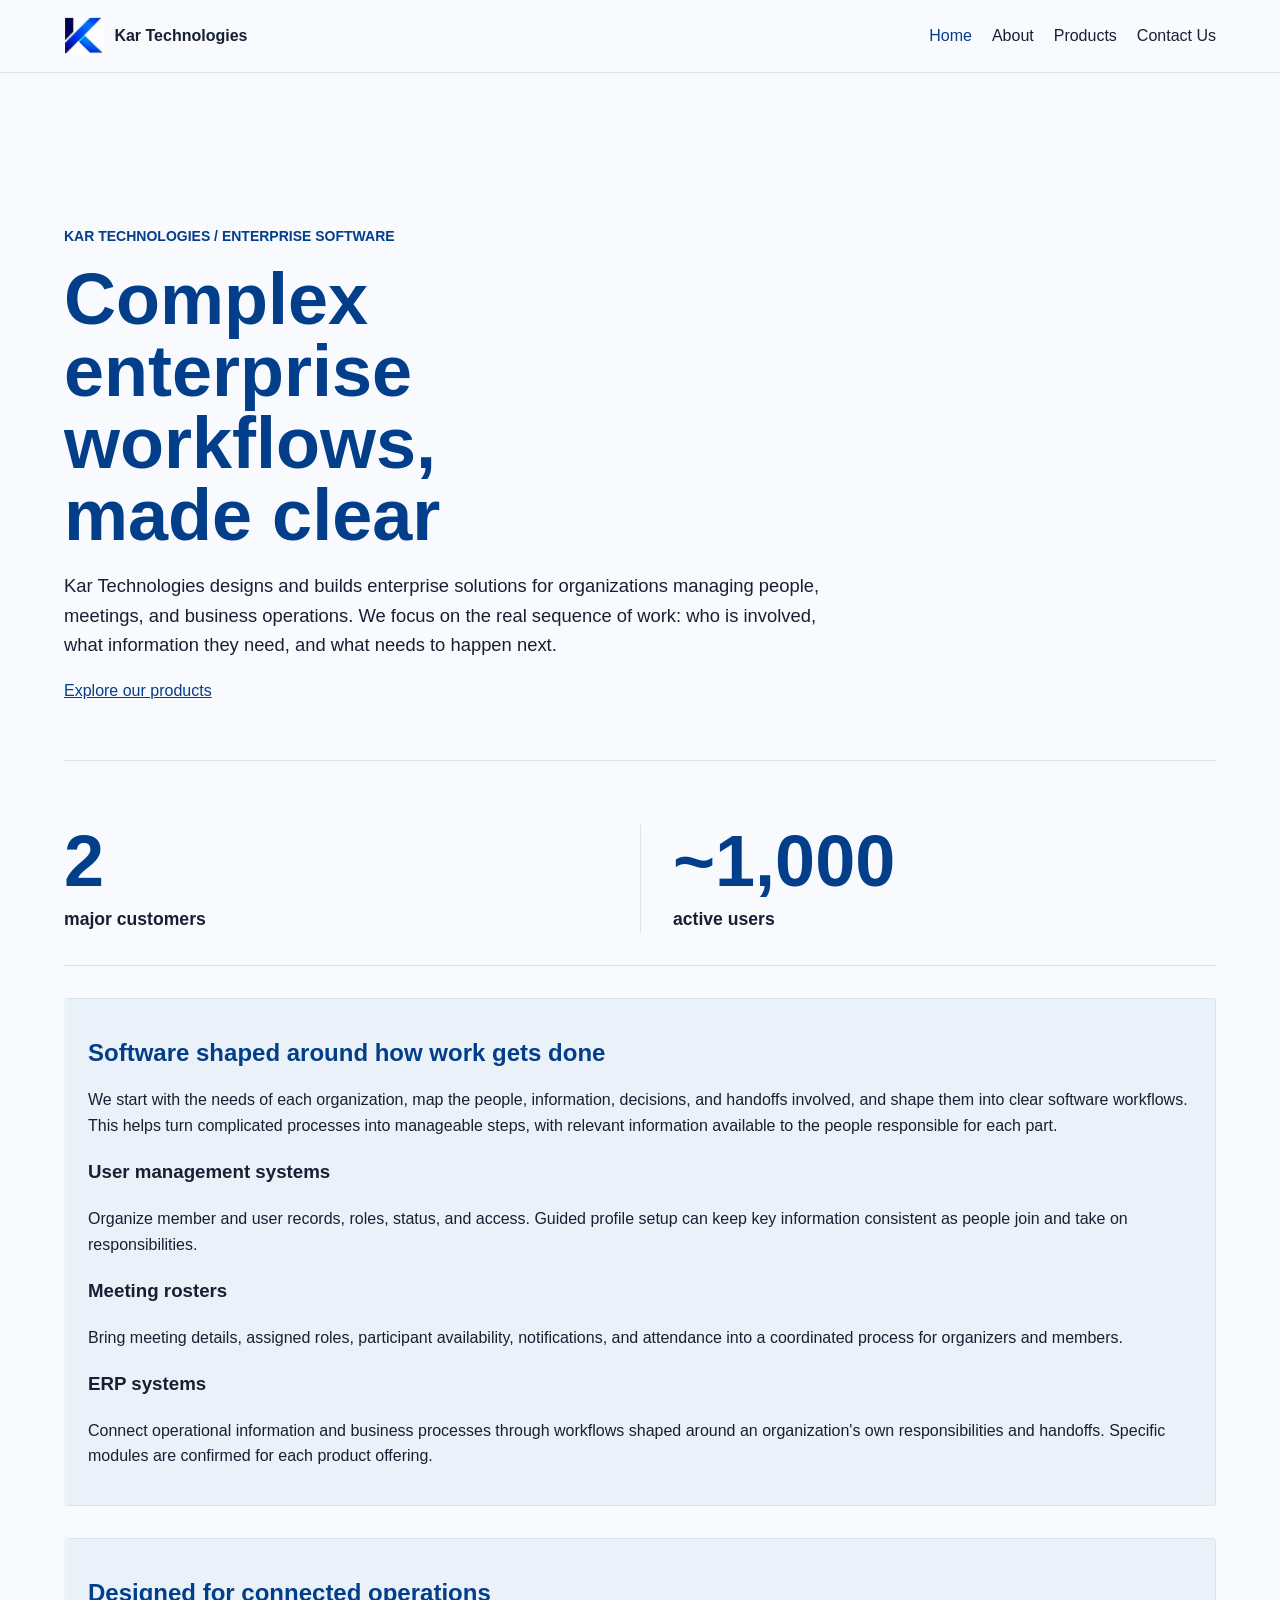
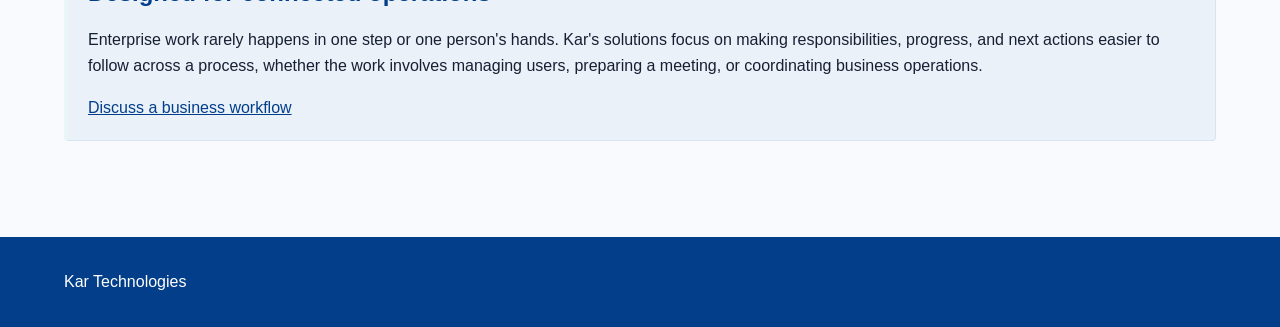
<file: index.html>
<!doctype html>
<html lang="en">
<head>
  <meta charset="utf-8">
  <meta name="viewport" content="width=device-width, initial-scale=1">
  <meta name="description" content="Enterprise user management systems and ERP products by Kar Technologies.">
  <title>Home | Kar Technologies</title>
  <link rel="stylesheet" href="assets/css/style.css">
</head>
<body>
  <header>
    <a href="index.html" aria-label="Kar Technologies home"><img src="assets/images/kar-technologies-symbol.png" alt="">Kar Technologies</a>
    <nav aria-label="Main navigation">
      <a href="index.html" aria-current="page">Home</a>
      <a href="about.html">About</a>
      <a href="products.html">Products</a>
      <a href="contact-us.html">Contact Us</a>
    </nav>
  </header>
  <main class="home-page">
    <section class="home-hero">
      <p class="home-eyebrow">Kar Technologies / Enterprise software</p>
      <h1>Complex enterprise workflows, made clear</h1>
      <p>Kar Technologies designs and builds enterprise solutions for organizations managing people, meetings, and business operations. We focus on the real sequence of work: who is involved, what information they need, and what needs to happen next.</p>
      <a href="products.html">Explore our products</a>
    </section>
    <section class="home-metrics" aria-label="Kar Technologies at a glance">
      <div class="home-metric">
        <p class="home-metric-value">2</p>
        <p class="home-metric-label">major customers</p>
      </div>
      <div class="home-metric">
        <p class="home-metric-value">~1,000</p>
        <p class="home-metric-label">active users</p>
      </div>
    </section>
    <section>
      <h2>Software shaped around how work gets done</h2>
      <p>We start with the needs of each organization, map the people, information, decisions, and handoffs involved, and shape them into clear software workflows. This helps turn complicated processes into manageable steps, with relevant information available to the people responsible for each part.</p>
      <h3>User management systems</h3>
      <p>Organize member and user records, roles, status, and access. Guided profile setup can keep key information consistent as people join and take on responsibilities.</p>
      <h3>Meeting rosters</h3>
      <p>Bring meeting details, assigned roles, participant availability, notifications, and attendance into a coordinated process for organizers and members.</p>
      <h3>ERP systems</h3>
      <p>Connect operational information and business processes through workflows shaped around an organization's own responsibilities and handoffs. Specific modules are confirmed for each product offering.</p>
    </section>
    <section>
      <h2>Designed for connected operations</h2>
      <p>Enterprise work rarely happens in one step or one person's hands. Kar's solutions focus on making responsibilities, progress, and next actions easier to follow across a process, whether the work involves managing users, preparing a meeting, or coordinating business operations.</p>
      <a href="contact-us.html">Discuss a business workflow</a>
    </section>
  </main>
  <footer><p>Kar Technologies</p></footer>
  <script src="assets/js/main.js" defer></script>
</body>
</html>
</file>
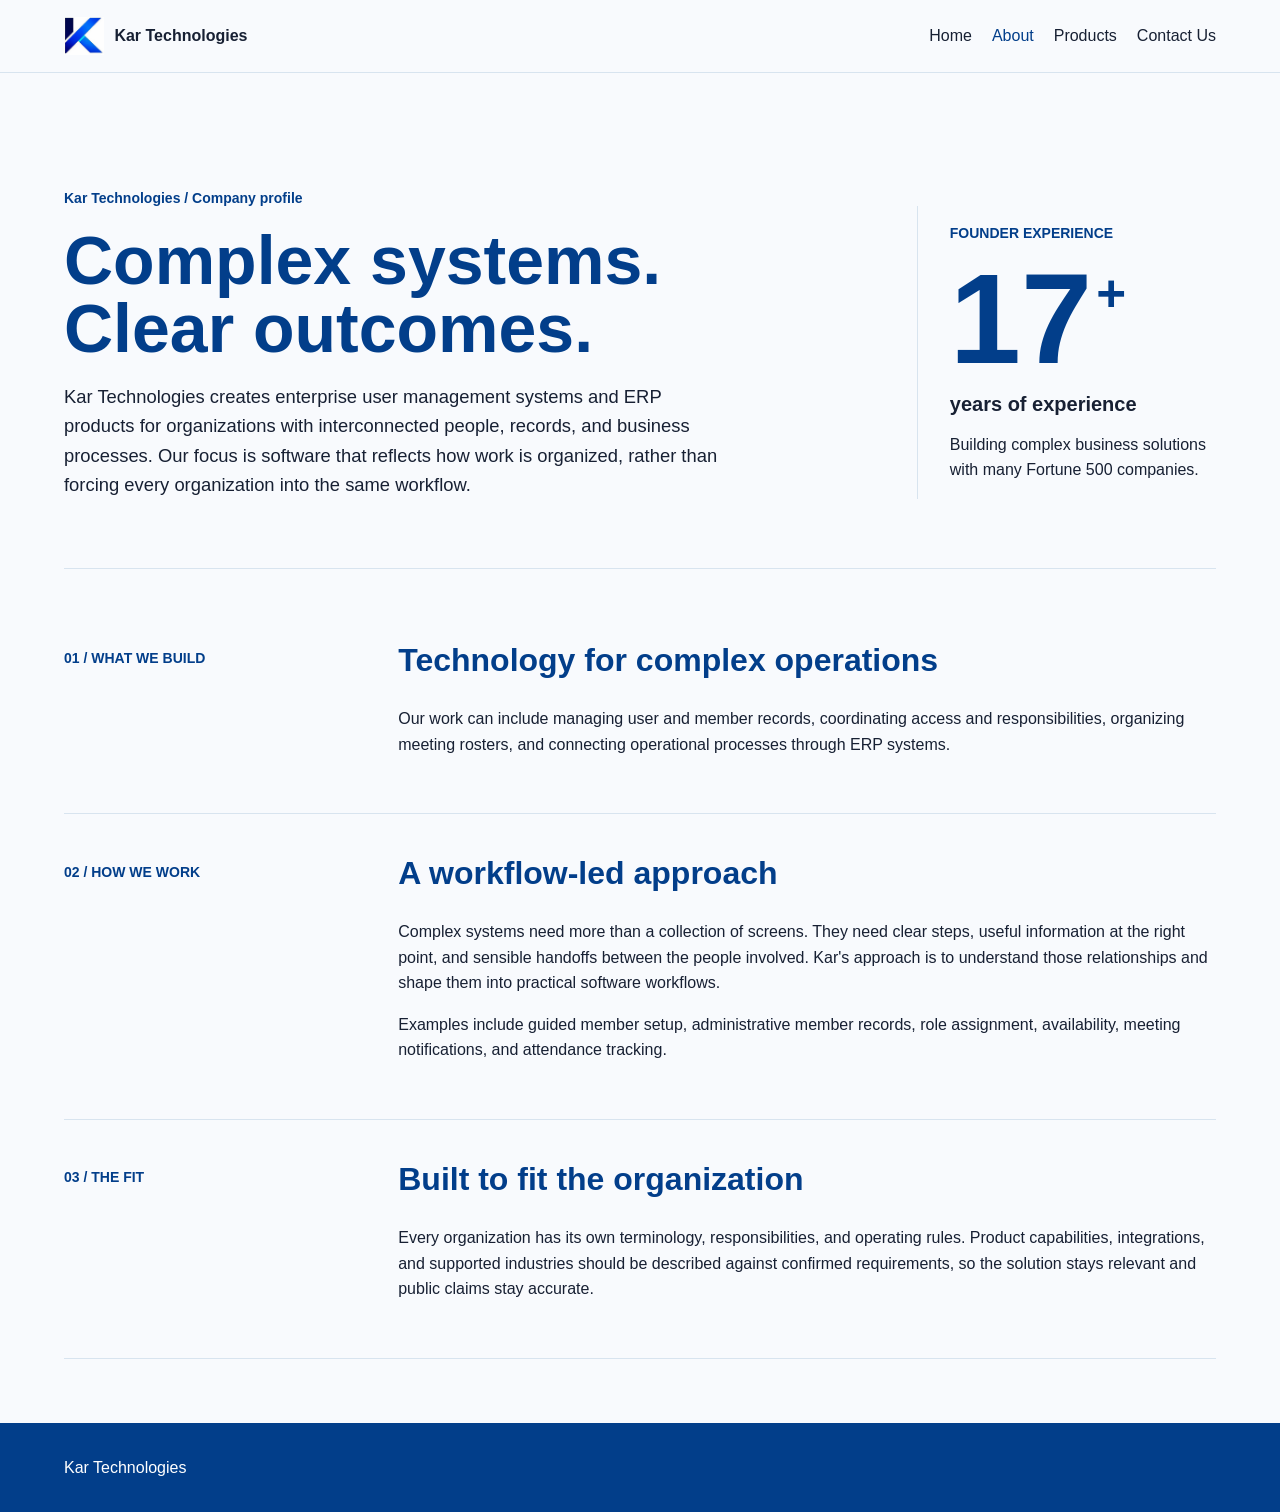
<file: about.html>
<!doctype html>
<html lang="en">
<head>
  <meta charset="utf-8">
  <meta name="viewport" content="width=device-width, initial-scale=1">
  <title>About | Kar Technologies</title>
  <link rel="stylesheet" href="assets/css/style.css">
</head>
<body>
  <header>
    <a href="index.html" aria-label="Kar Technologies home"><img src="assets/images/kar-technologies-symbol.png" alt="">Kar Technologies</a>
    <nav aria-label="Main navigation">
      <a href="index.html">Home</a>
      <a href="about.html" aria-current="page">About</a>
      <a href="products.html">Products</a>
      <a href="contact-us.html">Contact Us</a>
    </nav>
  </header>
  <main class="about-page">
    <section class="about-hero">
      <div class="about-hero-copy">
        <p class="about-eyebrow">Kar Technologies / Company profile</p>
        <h1>Complex systems. Clear outcomes.</h1>
        <p>Kar Technologies creates enterprise user management systems and ERP products for organizations with interconnected people, records, and business processes. Our focus is software that reflects how work is organized, rather than forcing every organization into the same workflow.</p>
      </div>
      <div class="about-experience-stat" aria-label="More than 17 years of experience">
        <p class="about-stat-prefix">Founder experience</p>
        <div class="about-stat-value"><span>17</span><sup>+</sup></div>
        <p class="about-stat-label">years of experience</p>
        <p class="about-stat-note">Building complex business solutions with many Fortune 500 companies.</p>
      </div>
    </section>
    <section class="about-chapter">
      <p class="about-chapter-index">01 / What we build</p>
      <div class="about-chapter-content">
        <h2>Technology for complex operations</h2>
        <p>Our work can include managing user and member records, coordinating access and responsibilities, organizing meeting rosters, and connecting operational processes through ERP systems.</p>
      </div>
    </section>
    <section class="about-chapter">
      <p class="about-chapter-index">02 / How we work</p>
      <div class="about-chapter-content">
        <h2>A workflow-led approach</h2>
        <p>Complex systems need more than a collection of screens. They need clear steps, useful information at the right point, and sensible handoffs between the people involved. Kar's approach is to understand those relationships and shape them into practical software workflows.</p>
        <p>Examples include guided member setup, administrative member records, role assignment, availability, meeting notifications, and attendance tracking.</p>
      </div>
    </section>
    <section class="about-chapter">
      <p class="about-chapter-index">03 / The fit</p>
      <div class="about-chapter-content">
        <h2>Built to fit the organization</h2>
        <p>Every organization has its own terminology, responsibilities, and operating rules. Product capabilities, integrations, and supported industries should be described against confirmed requirements, so the solution stays relevant and public claims stay accurate.</p>
      </div>
    </section>
  </main>
  <footer><p>Kar Technologies</p></footer>
  <script src="assets/js/main.js" defer></script>
</body>
</html>
</file>
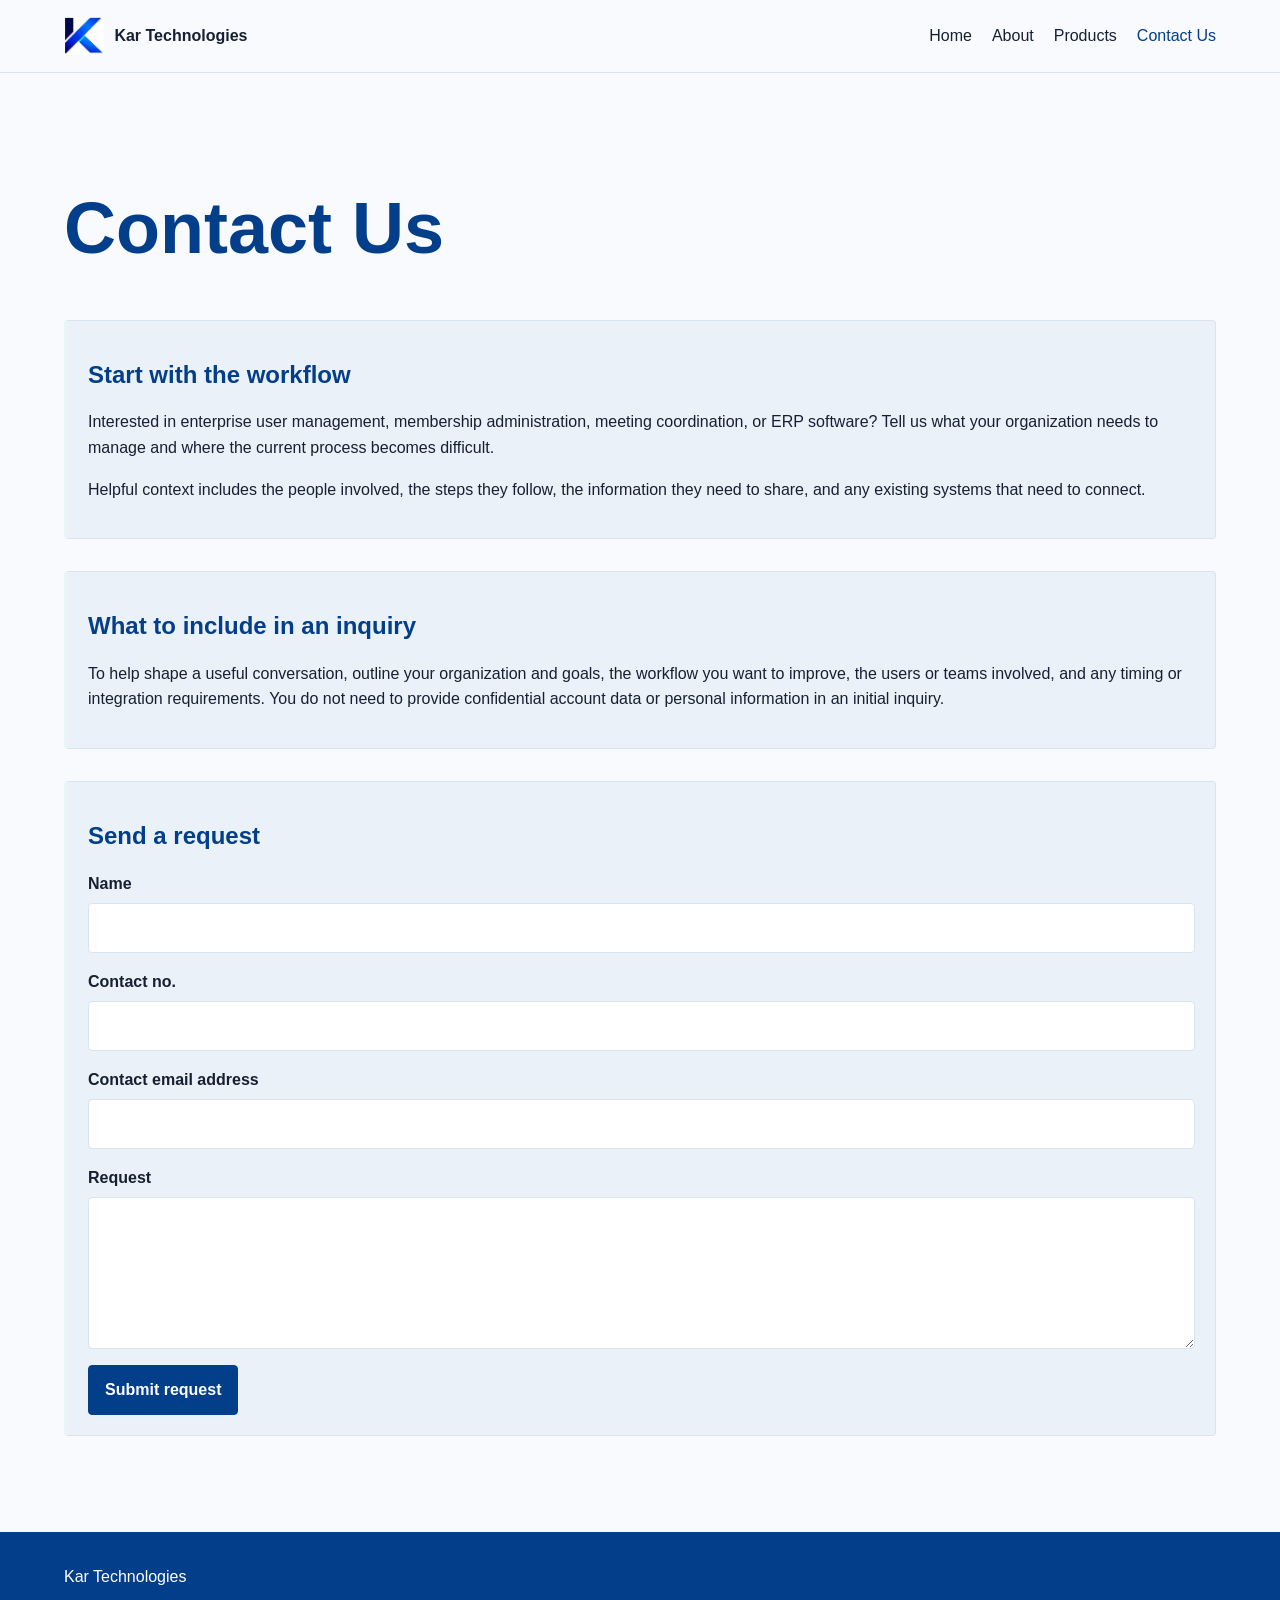
<file: contact-us.html>
<!doctype html>
<html lang="en">
<head>
  <meta charset="utf-8">
  <meta name="viewport" content="width=device-width, initial-scale=1">
  <title>Contact Us | Kar Technologies</title>
  <link rel="stylesheet" href="assets/css/style.css">
</head>
<body>
  <header>
    <a href="index.html" aria-label="Kar Technologies home"><img src="assets/images/kar-technologies-symbol.png" alt="">Kar Technologies</a>
    <nav aria-label="Main navigation">
      <a href="index.html">Home</a>
      <a href="about.html">About</a>
      <a href="products.html">Products</a>
      <a href="contact-us.html" aria-current="page">Contact Us</a>
    </nav>
  </header>
  <main>
    <h1>Contact Us</h1>
    <section>
      <h2>Start with the workflow</h2>
      <p>Interested in enterprise user management, membership administration, meeting coordination, or ERP software? Tell us what your organization needs to manage and where the current process becomes difficult.</p>
      <p>Helpful context includes the people involved, the steps they follow, the information they need to share, and any existing systems that need to connect.</p>
    </section>
    <section>
      <h2>What to include in an inquiry</h2>
      <p>To help shape a useful conversation, outline your organization and goals, the workflow you want to improve, the users or teams involved, and any timing or integration requirements. You do not need to provide confidential account data or personal information in an initial inquiry.</p>
    </section>
    <section>
      <h2>Send a request</h2>
      <form id="contact-request-form">
        <div class="form-field">
          <label for="contact-name">Name</label>
          <input id="contact-name" name="name" type="text" autocomplete="name" required>
        </div>
        <div class="form-field">
          <label for="contact-phone">Contact no.</label>
          <input id="contact-phone" name="contact-no" type="tel" autocomplete="tel" required>
        </div>
        <div class="form-field">
          <label for="contact-email">Contact email address</label>
          <input id="contact-email" name="contact-email" type="email" autocomplete="email" required>
        </div>
        <div class="form-field">
          <label for="contact-request">Request</label>
          <textarea id="contact-request" name="request" rows="5" required></textarea>
        </div>
        <input type="checkbox" name="botcheck" tabindex="-1" autocomplete="off" style="display:none">
        <p id="contact-form-notice" role="status" aria-live="polite"></p>
        <button type="submit">Submit request</button>
      </form>
    </section>
  </main>
  <footer><p>Kar Technologies</p></footer>
  <script src="assets/js/main.js" defer></script>
</body>
</html>
</file>
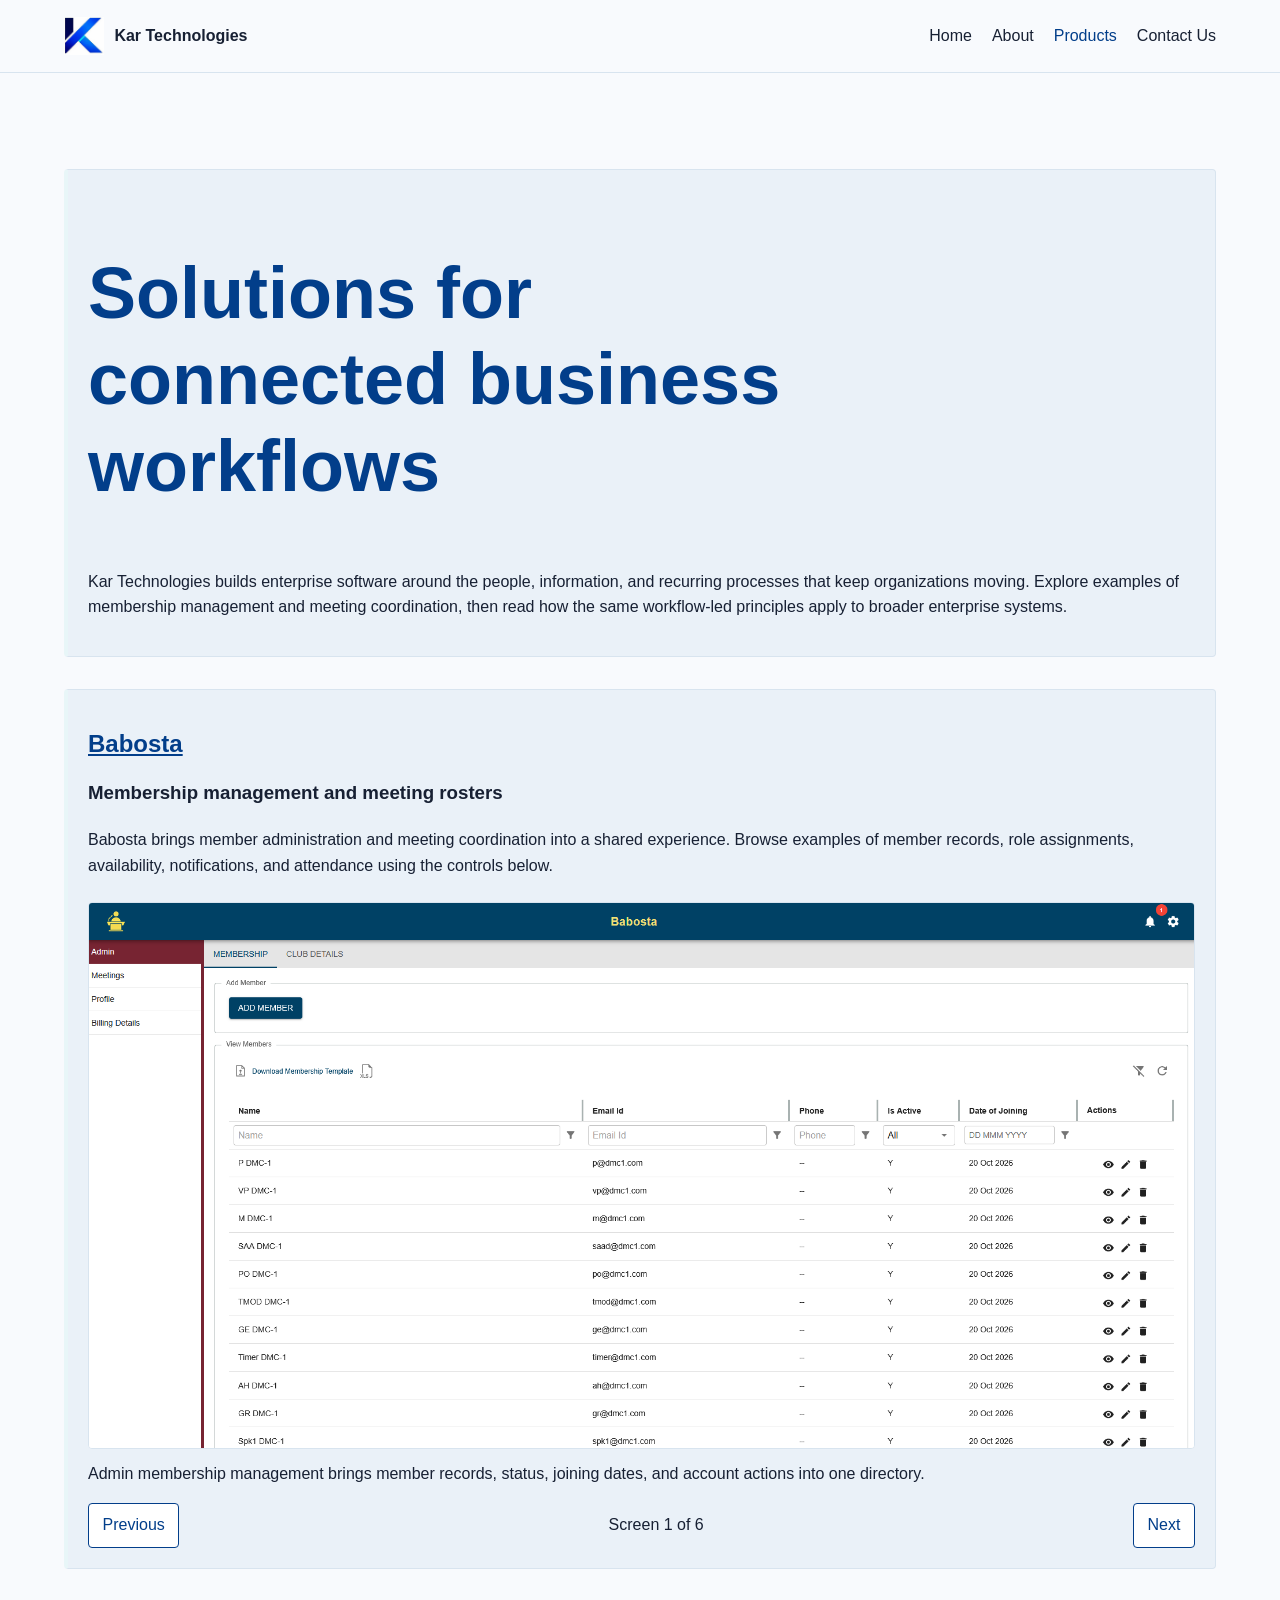
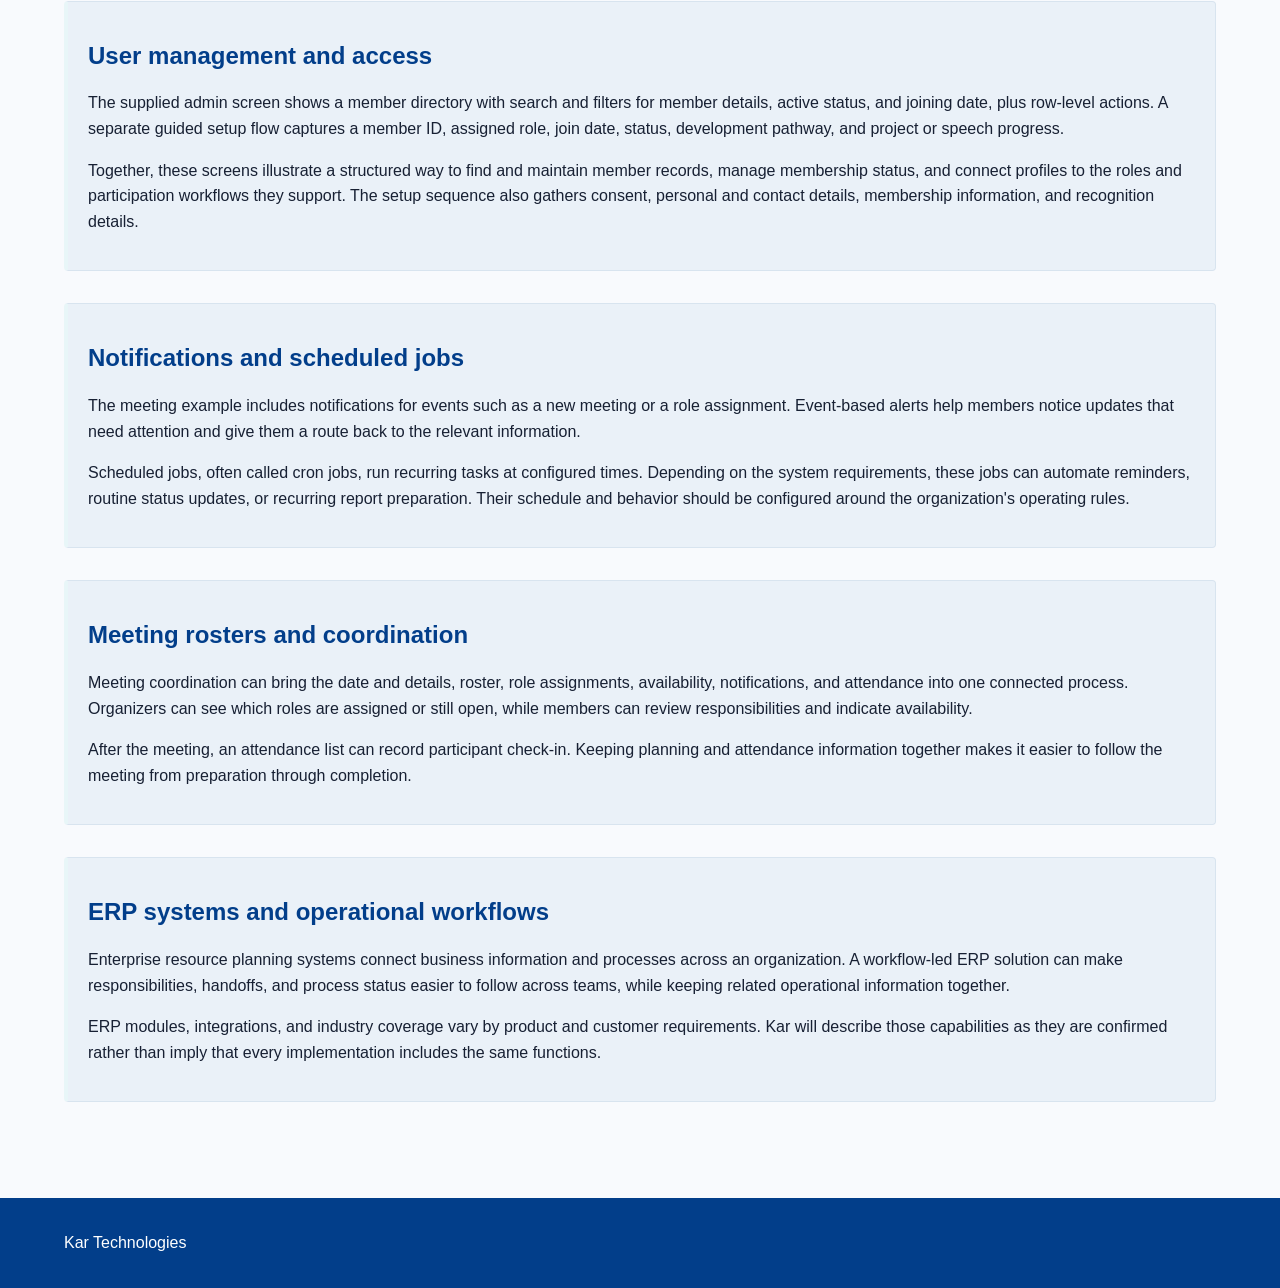
<file: products.html>
<!doctype html>
<html lang="en">
<head>
  <meta charset="utf-8">
  <meta name="viewport" content="width=device-width, initial-scale=1">
  <title>Products | Kar Technologies</title>
  <link rel="stylesheet" href="assets/css/style.css">
</head>
<body>
  <header>
    <a href="index.html" aria-label="Kar Technologies home"><img src="assets/images/kar-technologies-symbol.png" alt="">Kar Technologies</a>
    <nav aria-label="Main navigation">
      <a href="index.html">Home</a>
      <a href="about.html">About</a>
      <a href="products.html" aria-current="page">Products</a>
      <a href="contact-us.html">Contact Us</a>
    </nav>
  </header>
  <main>
    <section class="products-intro">
      <h1>Solutions for connected business workflows</h1>
      <p>Kar Technologies builds enterprise software around the people, information, and recurring processes that keep organizations moving. Explore examples of membership management and meeting coordination, then read how the same workflow-led principles apply to broader enterprise systems.</p>
    </section>
    <section aria-labelledby="showcase-title">
      <h2 id="showcase-title"><a href="https://babosta.com/" target="_blank" rel="noopener noreferrer">Babosta</a></h2>
      <h3>Membership management and meeting rosters</h3>
      <p>Babosta brings member administration and meeting coordination into a shared experience. Browse examples of member records, role assignments, availability, notifications, and attendance using the controls below.</p>
      <div class="showcase-carousel" data-carousel aria-roledescription="carousel" aria-label="Membership management and meeting roster screenshots">
        <figure class="carousel-slide">
          <img src="assets/images/admin-members-list.png" alt="Admin member directory with filters for name, email, phone, active status, and joining date, plus member actions" loading="lazy">
          <figcaption>Admin membership management brings member records, status, joining dates, and account actions into one directory.</figcaption>
        </figure>
        <figure class="carousel-slide" hidden>
          <img src="assets/images/member-profile-setup.png" alt="Membership setup form with member ID, role, join date, active status, pathway, and progress levels" loading="lazy">
          <figcaption>Membership management keeps member ID, role, status, join date, and progress details together.</figcaption>
        </figure>
        <figure class="carousel-slide" hidden>
          <img src="assets/images/meeting-notifications.png" alt="Meeting app notification panel showing a new meeting alert and a role assignment notification" loading="lazy">
          <figcaption>Meeting notifications highlight new meetings and role assignments.</figcaption>
        </figure>
        <figure class="carousel-slide" hidden>
          <img src="assets/images/meeting-roster.png" alt="Meeting setup screen with role assignments, speaker slots, date, and meeting details" loading="lazy">
          <figcaption>Meeting rosters organize assigned roles, speaker slots, and meeting details.</figcaption>
        </figure>
        <figure class="carousel-slide" hidden>
          <img src="assets/images/meeting-availability.png" alt="Meeting role availability screen with role options and assignment status" loading="lazy">
          <figcaption>Role availability helps organizers see which meeting positions still need members.</figcaption>
        </figure>
        <figure class="carousel-slide" hidden>
          <img src="assets/images/meeting-member-list.png" alt="Meeting attendance list showing three members by role identifier and check-in status">
          <figcaption>The member list shows assigned meeting participants and whether they have checked in.</figcaption>
        </figure>
        <div class="carousel-controls">
          <button type="button" data-previous aria-label="Show previous screenshot">Previous</button>
          <p data-slide-status aria-live="polite">Screen 1 of 6</p>
          <button type="button" data-next aria-label="Show next screenshot">Next</button>
        </div>
      </div>
    </section>
    <section>
      <h2>User management and access</h2>
      <p>The supplied admin screen shows a member directory with search and filters for member details, active status, and joining date, plus row-level actions. A separate guided setup flow captures a member ID, assigned role, join date, status, development pathway, and project or speech progress.</p>
      <p>Together, these screens illustrate a structured way to find and maintain member records, manage membership status, and connect profiles to the roles and participation workflows they support. The setup sequence also gathers consent, personal and contact details, membership information, and recognition details.</p>
    </section>
    <section>
      <h2>Notifications and scheduled jobs</h2>
      <p>The meeting example includes notifications for events such as a new meeting or a role assignment. Event-based alerts help members notice updates that need attention and give them a route back to the relevant information.</p>
      <p>Scheduled jobs, often called cron jobs, run recurring tasks at configured times. Depending on the system requirements, these jobs can automate reminders, routine status updates, or recurring report preparation. Their schedule and behavior should be configured around the organization's operating rules.</p>
    </section>
    <section>
      <h2>Meeting rosters and coordination</h2>
      <p>Meeting coordination can bring the date and details, roster, role assignments, availability, notifications, and attendance into one connected process. Organizers can see which roles are assigned or still open, while members can review responsibilities and indicate availability.</p>
      <p>After the meeting, an attendance list can record participant check-in. Keeping planning and attendance information together makes it easier to follow the meeting from preparation through completion.</p>
    </section>
    <section>
      <h2>ERP systems and operational workflows</h2>
      <p>Enterprise resource planning systems connect business information and processes across an organization. A workflow-led ERP solution can make responsibilities, handoffs, and process status easier to follow across teams, while keeping related operational information together.</p>
      <p>ERP modules, integrations, and industry coverage vary by product and customer requirements. Kar will describe those capabilities as they are confirmed rather than imply that every implementation includes the same functions.</p>
    </section>
  </main>
  <footer><p>Kar Technologies</p></footer>
  <script src="assets/js/main.js" defer></script>
</body>
</html>
</file>
<file: assets/css/style.css>
:root {
  color-scheme: light;
  --navy: #023e8a;
  --royal-blue: #023e8a;
  --ink: #172033;
  --paper: #f8fafd;
  --soft-blue: #eaf1f8;
  --soft-cyan: #e8f6f8;
  --line: #d8e4ef;
}

* {
  box-sizing: border-box;
}

body {
  display: flex;
  min-height: 100vh;
  flex-direction: column;
  margin: 0;
  color: var(--ink);
  background: var(--paper);
  font-family: Arial, sans-serif;
  line-height: 1.6;
}

header {
  display: flex;
  align-items: center;
  justify-content: space-between;
  gap: 2rem;
  padding: 1rem max(1.5rem, calc((100% - 72rem) / 2));
  color: var(--ink);
  border-bottom: 1px solid var(--line);
  background: var(--paper);
}

header > a {
  display: inline-flex;
  align-items: center;
  gap: 0.65rem;
  color: var(--ink);
  font-weight: 700;
  text-decoration: none;
}

header > a img {
  display: block;
  width: 2.5rem;
  height: 2.5rem;
  object-fit: contain;
}

nav {
  display: flex;
  flex-wrap: wrap;
  gap: 1.25rem;
}

nav a {
  color: var(--ink);
  text-decoration: none;
}

nav a:hover,
nav a[aria-current="page"] {
  color: var(--navy);
}

main {
  flex: 1;
  width: min(72rem, calc(100% - 3rem));
  margin: 0 auto;
  padding: 4rem 0;
}

h1,
h2 {
  color: var(--navy);
  line-height: 1.2;
}

h1 {
  max-width: 18ch;
  font-size: clamp(2.5rem, 6vw, 4.5rem);
}

main > section {
  margin-block: 2rem;
  padding: 1.25rem;
  border: 1px solid var(--line);
  border-inline-start: 4px solid var(--soft-cyan);
  border-radius: 4px;
  background: var(--soft-blue);
}

.form-field {
  display: grid;
  gap: 0.4rem;
  margin-block: 1rem;
}

.form-field label {
  font-weight: 700;
}

.form-field input,
.form-field textarea {
  width: 100%;
  padding: 0.7rem;
  border: 1px solid var(--line);
  border-radius: 4px;
  color: var(--ink);
  background: white;
  font: inherit;
}

.form-field input:focus-visible,
.form-field textarea:focus-visible {
  outline: 3px solid var(--soft-cyan);
  outline-offset: 2px;
}

#contact-request-form button {
  padding: 0.7rem 1rem;
  border: 1px solid var(--navy);
  border-radius: 4px;
  color: white;
  background: var(--navy);
  font: inherit;
  font-weight: 700;
  cursor: pointer;
}

#contact-request-form button:hover {
  background: var(--royal-blue);
}

#contact-request-form button:focus-visible {
  outline: 3px solid var(--soft-cyan);
  outline-offset: 2px;
}

@keyframes section-fade-in {
  from {
    opacity: 0;
  }

  to {
    opacity: 1;
  }
}

main > .page-reveal {
  opacity: 0;
  animation: section-fade-in 1.3s ease both;
  animation-delay: var(--reveal-delay, 0ms);
}

.home-hero {
  padding: 3.5rem 0;
  border: 0;
  border-bottom: 1px solid var(--line);
  border-radius: 0;
  background: transparent;
}

.home-eyebrow {
  margin: 0 0 1rem;
  color: var(--navy);
  font-size: 0.875rem;
  font-weight: 700;
  text-transform: uppercase;
}

.home-hero h1 {
  max-width: 14ch;
  margin: 0 0 1.25rem;
  font-size: 4.5rem;
  line-height: 1;
}

.home-hero > p:not(.home-eyebrow) {
  max-width: 48rem;
  font-size: 1.15rem;
}

.home-metrics {
  display: grid;
  grid-template-columns: repeat(2, minmax(0, 1fr));
  margin: 0;
  padding: 2rem 0;
  border: 0;
  border-bottom: 1px solid var(--line);
  border-radius: 0;
  background: transparent;
}

.home-metric + .home-metric {
  padding-inline-start: 2rem;
  border-inline-start: 1px solid var(--line);
}

.home-metric-value {
  margin: 0;
  color: var(--navy);
  font-size: 4.5rem;
  font-weight: 700;
  line-height: 1;
}

.home-metric-label {
  margin: 0.5rem 0 0;
  font-size: 1.1rem;
  font-weight: 700;
}

.about-page > .about-hero {
  display: grid;
  min-height: 27rem;
  grid-template-columns: minmax(0, 1.45fr) minmax(14rem, 0.55fr);
  align-items: center;
  gap: 4rem;
  margin: 0 0 2rem;
  padding: 3rem 0;
  border: 0;
  border-bottom: 1px solid var(--line);
  border-radius: 0;
  background: transparent;
}

.about-eyebrow,
.about-stat-prefix,
.about-chapter-index {
  margin: 0 0 1rem;
  color: var(--navy);
  font-size: 0.875rem;
  font-weight: 700;
}

.about-stat-prefix,
.about-chapter-index {
  text-transform: uppercase;
}

.about-hero h1 {
  max-width: 16ch;
  margin: 0 0 1.25rem;
  font-size: 4.25rem;
  line-height: 1;
}

.about-hero-copy > p:last-child {
  max-width: 42rem;
  font-size: 1.15rem;
}

.about-experience-stat {
  padding: 1rem 0 1rem 2rem;
  border-inline-start: 1px solid var(--line);
}

.about-stat-value {
  display: flex;
  align-items: flex-start;
  color: var(--navy);
  font-size: 8rem;
  font-weight: 700;
  line-height: 0.9;
}

.about-stat-value sup {
  margin: 0.15em 0 0 0.08em;
  color: var(--royal-blue);
  font-size: 0.4em;
  line-height: 1;
}

.about-stat-label,
.about-stat-note {
  margin: 0.75rem 0 0;
}

.about-stat-label {
  font-size: 1.25rem;
  font-weight: 700;
}

.about-stat-note {
  color: var(--ink);
}

.about-page > .about-chapter {
  display: grid;
  grid-template-columns: minmax(10rem, 0.35fr) minmax(0, 1fr);
  gap: 3rem;
  margin: 0;
  padding: 2.5rem 0;
  border: 0;
  border-bottom: 1px solid var(--line);
  border-radius: 0;
  background: transparent;
}

.about-chapter-index {
  padding-top: 0.4rem;
}

.about-chapter-content h2 {
  margin-top: 0;
  font-size: 2rem;
}

.about-chapter-content p {
  max-width: 52rem;
}

a:not(header a, nav a) {
  color: var(--royal-blue);
}

.showcase-carousel {
  margin-top: 1.5rem;
}

.carousel-slide {
  margin: 0;
}

.carousel-slide img {
  display: block;
  width: 100%;
  max-height: 38rem;
  object-fit: contain;
  background: white;
  border: 1px solid var(--line);
  border-radius: 4px;
}

.carousel-slide figcaption {
  margin-top: 0.75rem;
}

.carousel-controls {
  display: flex;
  align-items: center;
  justify-content: space-between;
  gap: 1rem;
  margin-top: 1rem;
}

.carousel-controls p {
  margin: 0;
}

.carousel-controls button {
  padding: 0.55rem 0.85rem;
  border: 1px solid var(--navy);
  border-radius: 4px;
  color: var(--navy);
  background: white;
  font: inherit;
  cursor: pointer;
}

.carousel-controls button:hover {
  color: white;
  background: var(--navy);
}

.carousel-controls button:focus-visible {
  outline: 3px solid var(--soft-cyan);
  outline-offset: 2px;
}

@media (prefers-reduced-motion: reduce) {
  main > .page-reveal {
    opacity: 1;
    animation: none;
  }
}

footer {
  padding: 1rem max(1.5rem, calc((100% - 72rem) / 2));
  color: white;
  background: var(--navy);
}

@media (max-width: 40rem) {
  header {
    align-items: flex-start;
    flex-direction: column;
    gap: 0.75rem;
  }

  .about-page > .about-hero {
    min-height: 0;
    grid-template-columns: 1fr;
    gap: 2rem;
    padding-block: 2rem;
  }

  .about-hero h1 {
    font-size: 3rem;
  }

  .about-experience-stat {
    padding: 1.5rem 0 0;
    border-top: 1px solid var(--line);
    border-inline-start: 0;
  }

  .about-stat-value {
    font-size: 6rem;
  }

  .about-page > .about-chapter {
    grid-template-columns: 1fr;
    gap: 0.5rem;
    padding-block: 1.75rem;
  }

  .home-hero {
    padding-block: 0.75rem;
  }

  .home-hero h1 {
    font-size: 2.25rem;
  }

  .home-hero > p:not(.home-eyebrow) {
    font-size: 1rem;
  }

  .home-page {
    padding-block: 1rem;
  }

  .home-metrics {
    gap: 1rem;
    padding-block: 1.25rem;
  }

  .home-metric + .home-metric {
    padding-inline-start: 1rem;
  }

  .home-metric-value {
    font-size: 2.75rem;
  }
}
</file>
